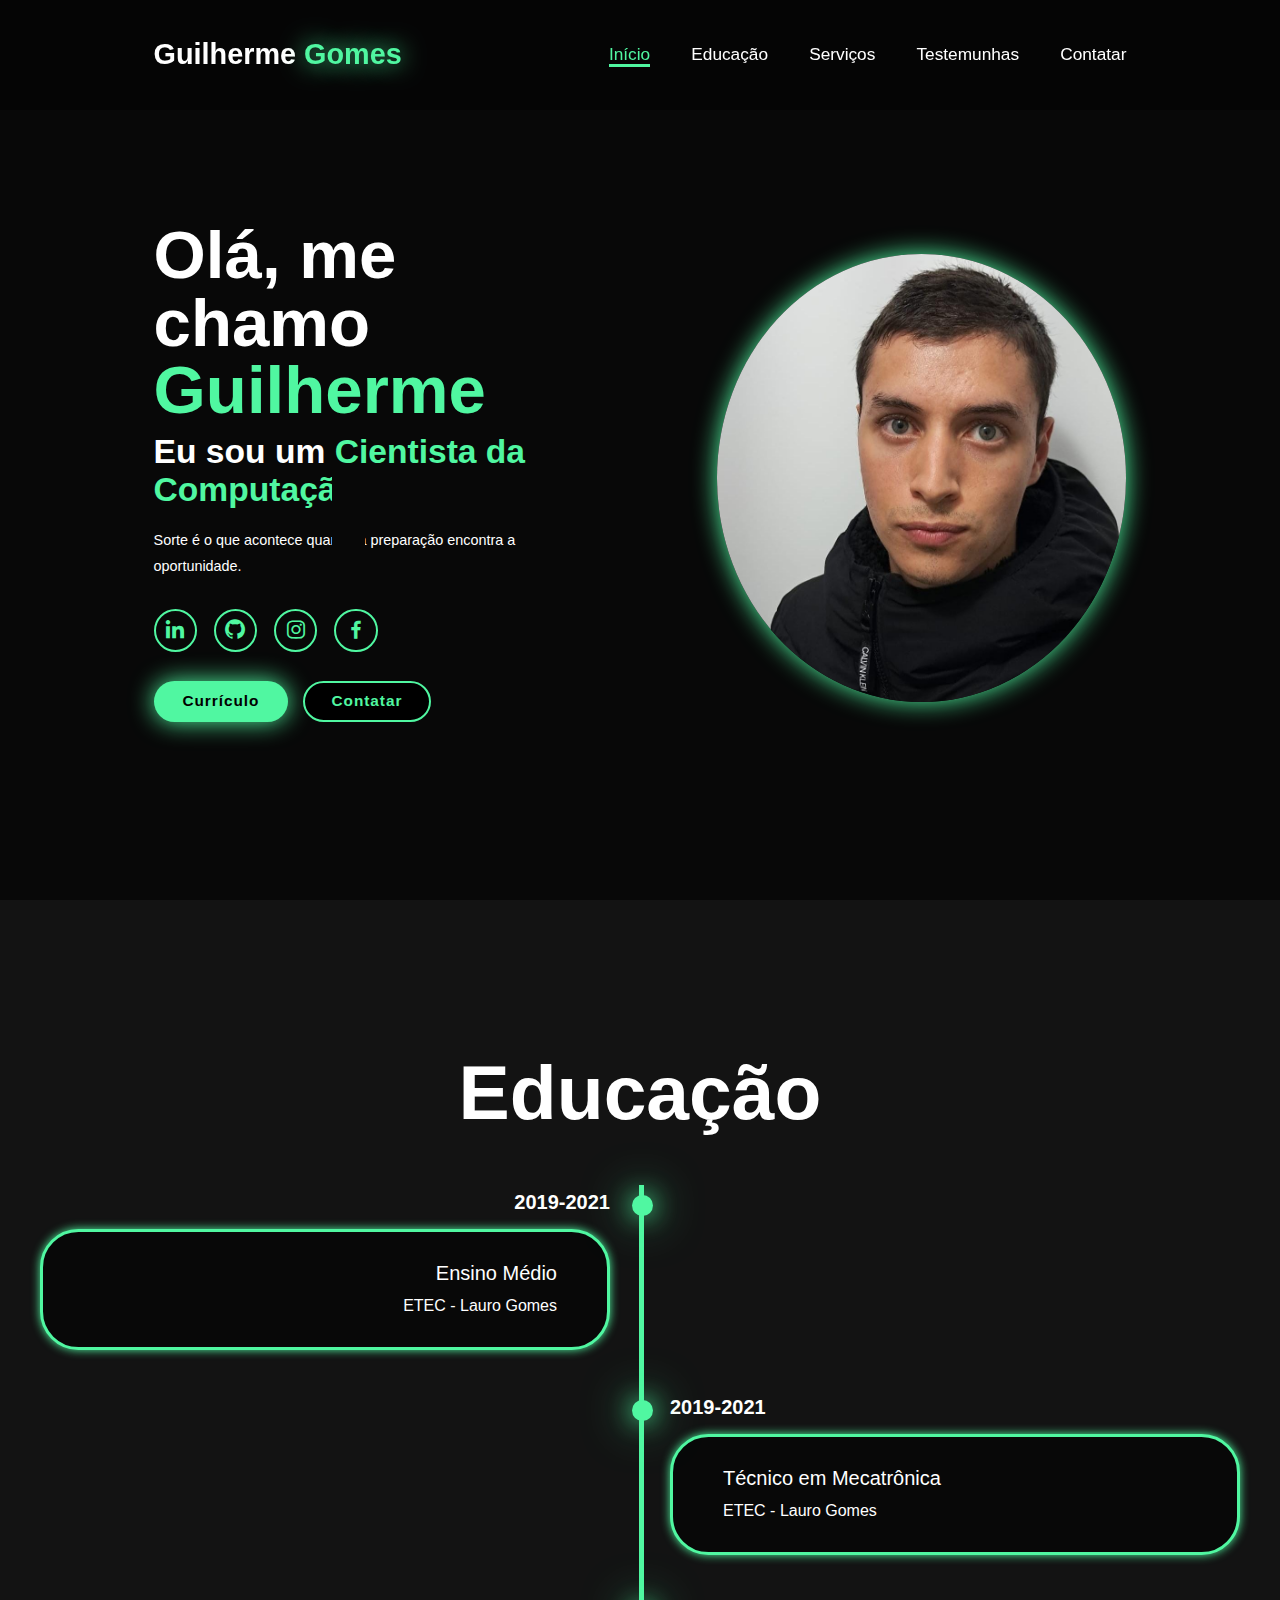
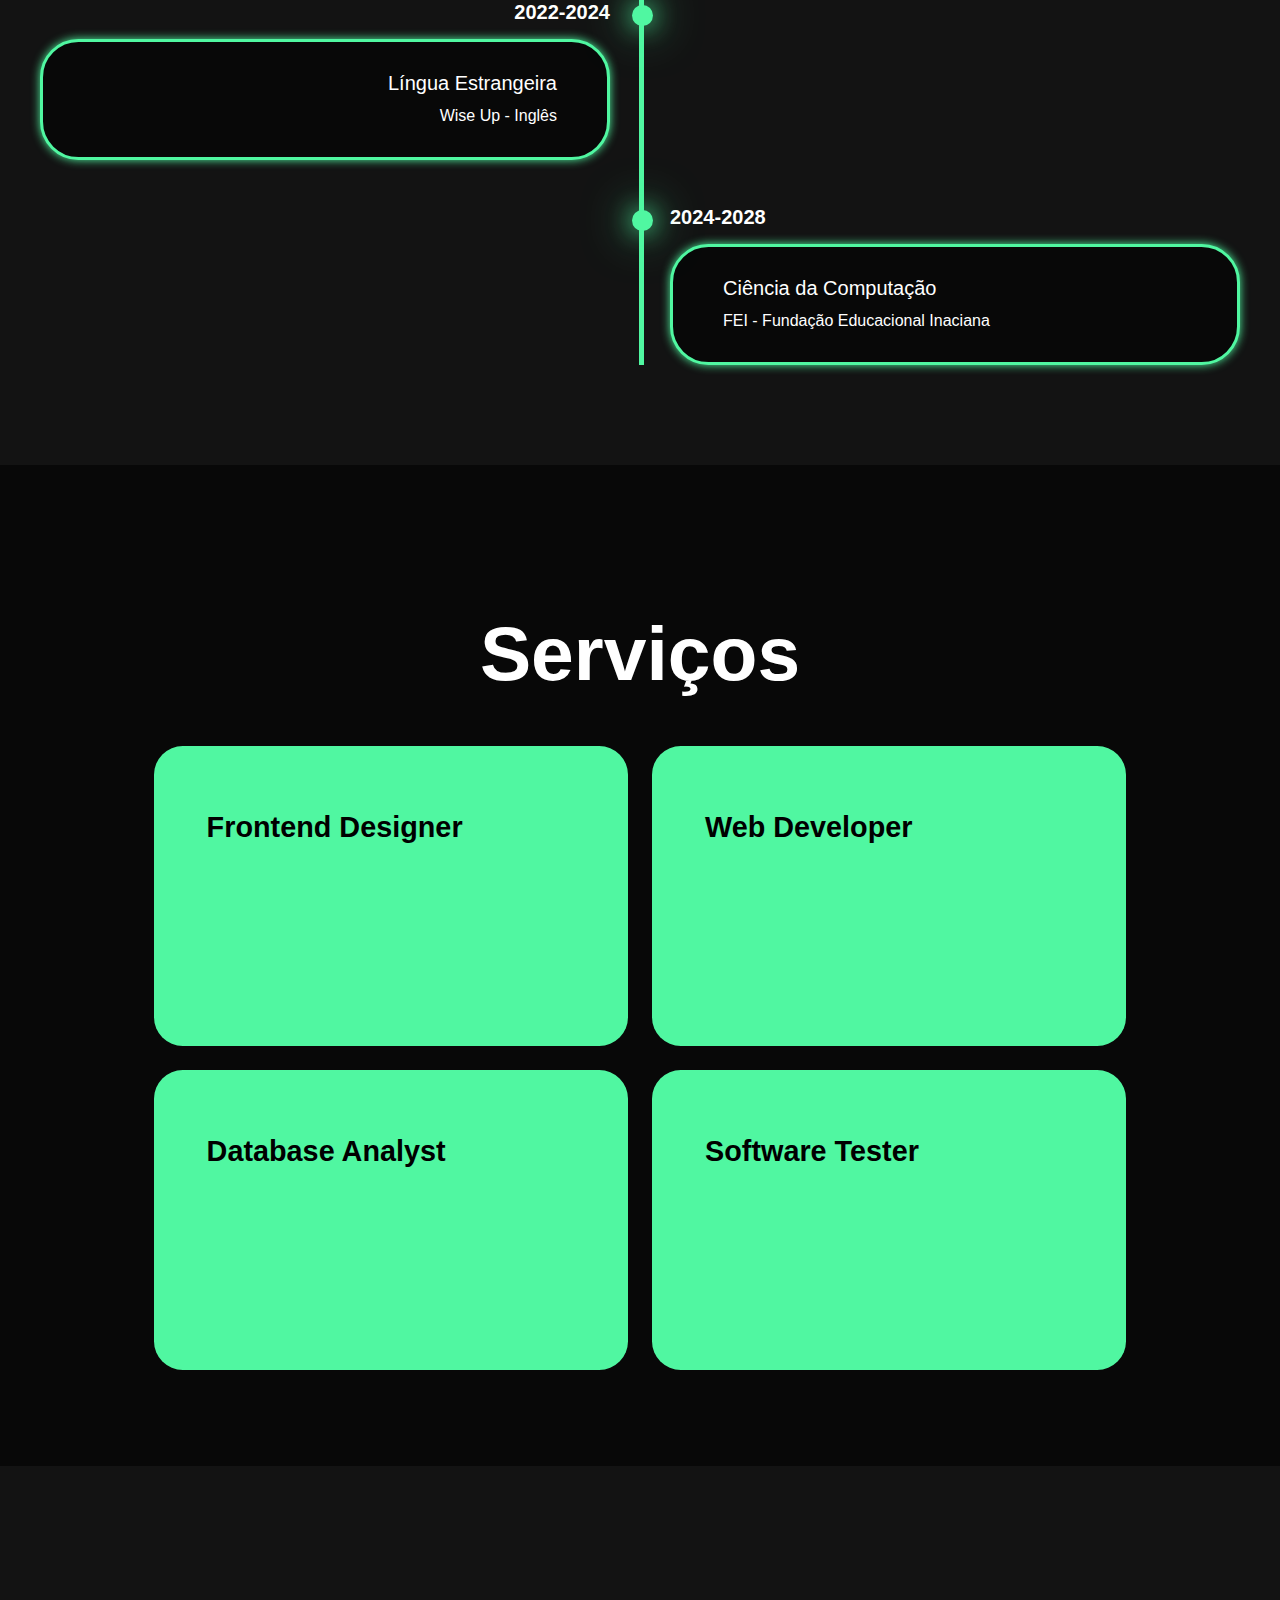
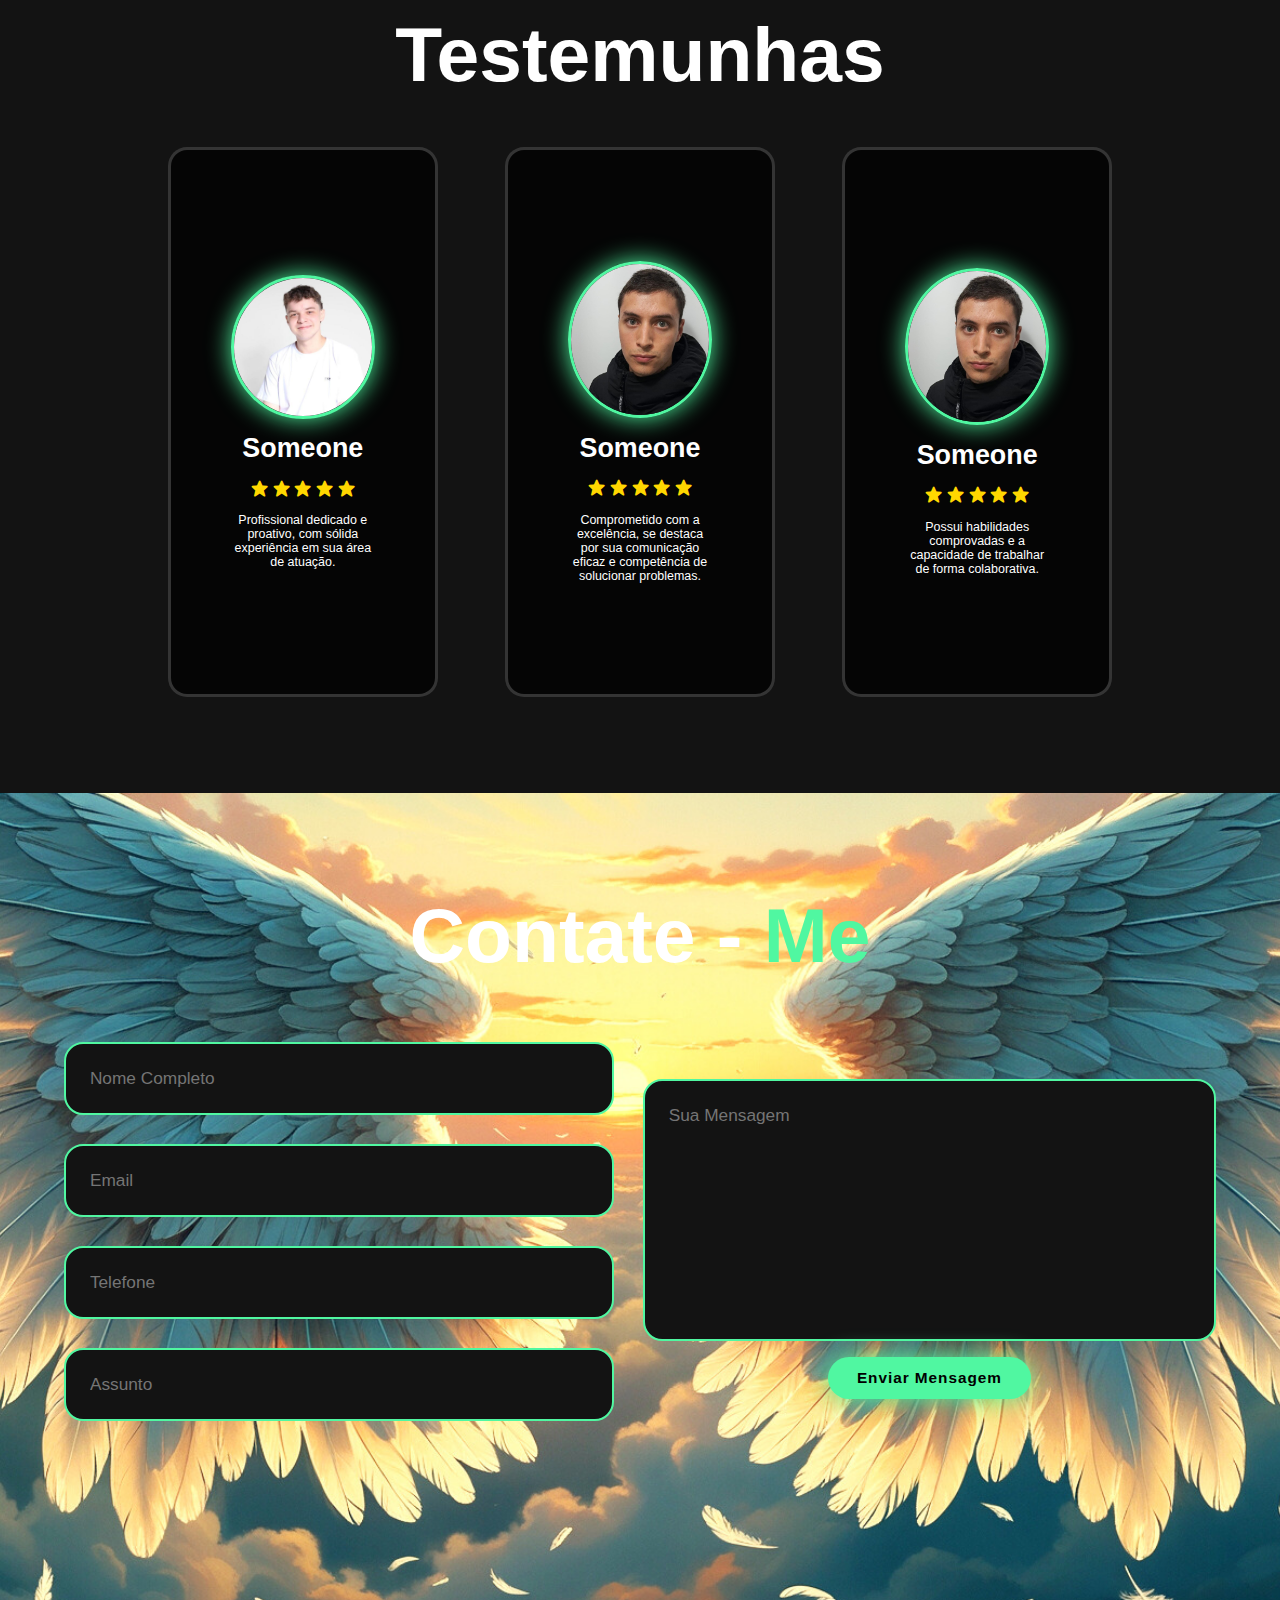
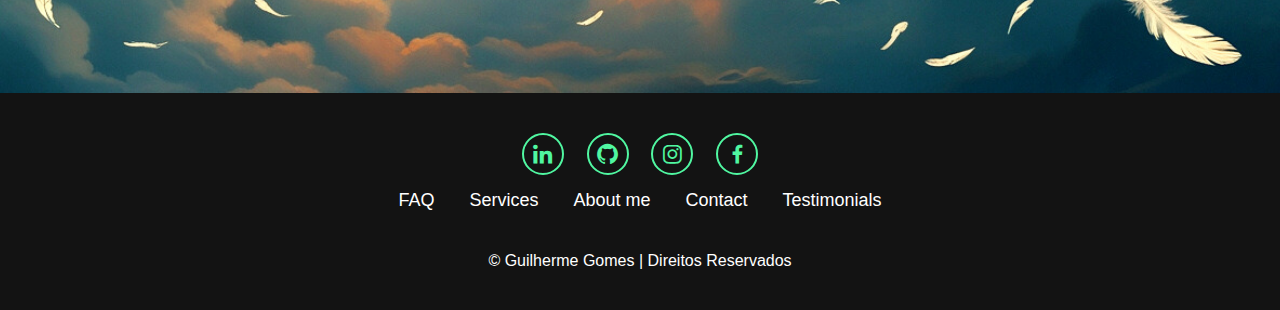
<file: lab-2/portifolio/index.html>
<!DOCTYPE html>
<html lang="pt-br">
<head>
    <meta charset="UTF-8">
    <meta name="viewport" content="width=device-width, initial-scale=1.0">
    <title>Portifolio</title>
    <link rel="stylesheet" href="style.css">
    <link href='https://unpkg.com/boxicons@2.1.4/css/boxicons.min.css' rel='stylesheet'>
</head>
<body>

    <header class="header">
        <a href="#home" class="logo"> Guilherme
        <span>Gomes</span></a>
        
        <i class='bx bx-menu' id="menu-icon"></i>

        <nav class="navbar">
            <a href="#home" class="active">Início</a>
            <a href="#education">Educação</a>
            <a href="#services">Serviços</a>
            <a href="#testimonials">Testemunhas</a>
            <a href="#contact">Contatar</a>
        </nav>
    </header>
    <section class="home" id="home">
        <div class="home-content">
            <h1>Olá, me chamo <span>Guilherme</span></h1>
            <h3 class="text-animation">Eu sou um <span></span></h3>
            <p>Sorte é o que acontece quando a preparação encontra a oportunidade.  </p>
            
            <div class="social-icons">
                <a href="#"><i class='bx bxl-linkedin' ></i></a>
                <a href="#"><i class='bx bxl-github' ></i></a>
                <a href="#"><i class='bx bxl-instagram' ></i></a>
                <a href="#"><i class='bx bxl-facebook' ></i></a>
            </div>

            <div class="btn-group">
                <a href="#" class="btn">Currículo</a>
                <a href="#contact" class="btn">Contatar</a>
            </div>
        </div>

            <div class="home-img">
                <img src="fotocurriculo1.jpeg" alt="">
            </div>
            
    </section>

    <section class="education" id="education">
        <h2 class="heading">Educação</h2>

        <div class="timeline-items">

            <div class="timeline-item">
                <div class="timeline-dot"></div>
                    <div class="timeline-date">2019-2021</div>
                    <div class="timeline-content">
                        <h3>Ensino Médio</h3>
                        <p>ETEC - Lauro Gomes</p>
                    </div>
                
            </div>

            <div class="timeline-item">
                <div class="timeline-dot"></div>
                    <div class="timeline-date">2019-2021</div>
                    <div class="timeline-content">
                        <h3>Técnico em Mecatrônica</h3>
                        <p>ETEC - Lauro Gomes</p>
                    </div>
                
            </div>

            <div class="timeline-item">
                <div class="timeline-dot"></div>
                    <div class="timeline-date">2022-2024</div>
                    <div class="timeline-content">
                        <h3>Língua Estrangeira</h3>
                        <p>Wise Up - Inglês</p>
                    </div>
                
            </div>

            <div class="timeline-item">
                <div class="timeline-dot"></div>
                    <div class="timeline-date">2024-2028</div>
                    <div class="timeline-content">
                        <h3>Ciência da Computação</h3>
                        <p>FEI - Fundação Educacional Inaciana</p>
                    </div>
                
            </div>
        </div>
    </section>

    <section class="services" id="services">
        <h2 class="heading">Serviços</h2>

        <div class="services-container">
            <div class="service-box">
                <div class="service-info">
                    <h4>Frontend Designer</h4>
                    <p></p>
                </div>
            </div>

            <div class="service-box">
                <div class="service-info">
                    <h4>Web Developer</h4>
                    <p></p>
                </div>
            </div>

            <div class="service-box">
                <div class="service-info">
                    <h4>Database Analyst</h4>
                    <p></p>
                </div>
            </div>

            <div class="service-box">
                <div class="service-info">
                    <h4>Software Tester</h4>
                    <p></p>
                </div>
            </div>
        </div>
    </section>
    <section class="testimonials" id="testimonials">
        <div class="testimonials-box">
            <h2 class="heading">Testemunhas</h2>

            <div class="wrapper">
                <div class="testimonial-item">
                    <img src="Caio.jpeg" alt="">
                    <h2>Someone</h2>
                    <div class="rating">
                        <i class='bx bxs-star' id="star"></i>
                        <i class='bx bxs-star' id="star"></i>
                        <i class='bx bxs-star' id="star"></i>
                        <i class='bx bxs-star' id="star"></i>
                        <i class='bx bxs-star' id="star"></i>
                    </div>
                    <p>Profissional dedicado e proativo, com sólida experiência em sua área de atuação.</p>
                </div>

                <div class="testimonial-item">
                    <img src="fotocurriculo1.jpeg" alt="">
                    <h2>Someone</h2>
                    <div class="rating">
                        <i class='bx bxs-star' id="star"></i>
                        <i class='bx bxs-star' id="star"></i>
                        <i class='bx bxs-star' id="star"></i>
                        <i class='bx bxs-star' id="star"></i>
                        <i class='bx bxs-star' id="star"></i>
                    </div>
                    <p>Comprometido com a excelência, se destaca por sua comunicação eficaz e competência de solucionar problemas.</p>
                </div>

                <div class="testimonial-item">
                    <img src="fotocurriculo1.jpeg" alt="">
                    <h2>Someone</h2>
                    <div class="rating">
                        <i class='bx bxs-star' id="star"></i>
                        <i class='bx bxs-star' id="star"></i>
                        <i class='bx bxs-star' id="star"></i>
                        <i class='bx bxs-star' id="star"></i>
                        <i class='bx bxs-star' id="star"></i>
                    </div>
                    <p>Possui habilidades comprovadas e a capacidade de trabalhar de forma colaborativa.</p>
                </div>
            </div>
        </div>
    </section>
    <section class="contact" id="contact">
        <h2 class="heading">Contate -  <span>Me</span></h2>

        <form action="">
            <div class="input-group">
                <div class="input-box">
                    <input type="text" placeholder="Nome Completo">
                    <input type="email" placeholder="Email">
                </div>
                <div class="input-box">
                    <input type="number" placeholder="Telefone">
                    <input type="text" placeholder="Assunto">
                </div>
            </div>

            <div class="input-group-2">
                <textarea name="" id="" cols="30" rows="10" placeholder="Sua Mensagem"></textarea>
                <input type="submit" value="Enviar Mensagem" class="btn">
            </div>
        </form>
    </section>
        
    <footer class="footer">
        <div class="social">
            <div class="social-icons">
                <a href="#"><i class='bx bxl-linkedin' ></i></a>
                <a href="#"><i class='bx bxl-github' ></i></a>
                <a href="#"><i class='bx bxl-instagram' ></i></a>
                <a href="#"><i class='bx bxl-facebook' ></i></a>
            </div>
        </div>

        <ul class="list">
            <li>
                <a href="#">FAQ</a>
            </li>

            <li>
                <a href="#">Services</a>
            </li>

            <li>
                <a href="#">About me</a>
            </li>

            <li>
                <a href="#">Contact</a>
            </li>

            <li>
                <a href="#">Testimonials</a>
            </li>
        </ul>
        <p class="copyright">
            &#xA9 Guilherme Gomes | Direitos Reservados
        </p>
    </footer>

    <script> src="script.js"</script>
</body>
</html>
</file>
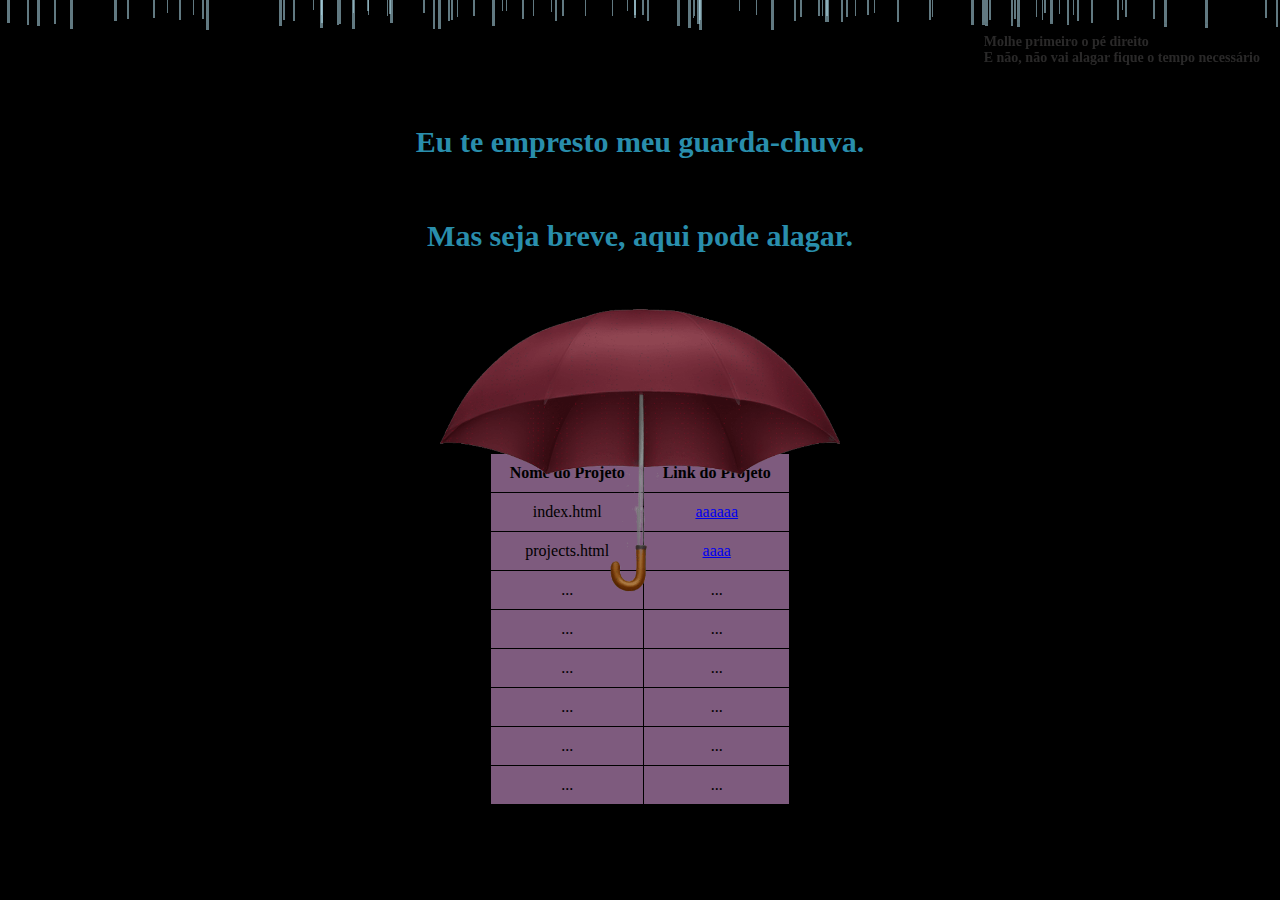
<file: lab-2/projects.html>
<!DOCTYPE html>
<html lang="en">
  <head>
    <meta charset="UTF-8" />
    <meta name="viewport" content="width=device-width, initial-scale=1.0" />
    <title>projects</title>
    <link rel="stylesheet" href="style.css" />
  </head>
  <body>
    <div class="chuva"></div>
    <img src="umbrella.png" alt="Guarda-Chuva" class="guarda-chuva" />
    <p>Eu te empresto meu guarda-chuva.</p>
    <p class="titulo">Mas seja breve, aqui pode alagar.</p>
    <table>
      <tr>
        <th>Nome do Projeto</th>
        <th>Link do Projeto</th>
      </tr>
      <tr>
        <td>index.html</td>
        <td><a href="/lab-2/portifolio/index.html">aaaaaa</a></td>
      </tr>
      <tr>
        <td>projects.html</td>
        <td><a href="projects.html">aaaa</a></td>
      </tr>
      <tr>
        <td>...</td>
        <td>...</td>
      </tr>
      <tr>
        <td>...</td>
        <td>...</td>
      </tr>
      <tr>
        <td>...</td>
        <td>...</td>
      </tr>
      <tr>
        <td>...</td>
        <td>...</td>
      </tr>
      <tr>
        <td>...</td>
        <td>...</td>
      </tr>
      <tr>
        <td>...</td>
        <td>...</td>
      </tr>
    </table>
    <p class="dica">
      Molhe primeiro o pé direito<br />E não, não vai alagar fique o tempo
      necessário
    </p>

    <script src="script.js"></script>
  </body>
</html>
</file>
<file: lab-2/portifolio/style.css>
* {
  margin: 0;
  padding: 0;
  box-sizing: border-box;
  text-decoration: none;
  border: none;
  outline: none;
  scroll-behavior: smooth;
  font-family: "Poppins", sans-serif;
}
:root {
  --bg-color: #080808;
  --second-bg-collor: #131313;
  --text-color: white;
  --main-color: rgb(80, 247, 161);
}
html {
  font-size: 60%;
  overflow-x: hidden;
}
body {
  background: var(--bg-color);
  color: var(--text-color);
}
.header {
  position: fixed;
  top: 0;
  left: 0;
  width: 100%;
  padding: 4rem 12% 4rem;
  background: rgba(0, 0, 0, 0.3);
  backdrop-filter: blur(10px);
  display: flex;
  justify-content: space-between;
  align-items: center;
  z-index: 5;
}
.logo {
  font-size: 3rem;
  color: var(--text-color);
  font-weight: 800;
  cursor: pointer;
  transition: 0.3s ease;
}
.logo:hover {
  transform: scale(1.1);
}
.logo span {
  text-shadow: 0 0 25px var(--main-color);
}
.navbar a {
  font-size: 1.8rem;
  color: var(--text-color);
  margin-left: 4rem;
  font-weight: 500;
  transition: 0.3s ease;
  border-bottom: 3px solid transparent;
}
.navbar a:hover,
.navbar a.active {
  color: var(--main-color);
  border-bottom: 3px solid var(--main-color);
}
#menu-icon {
  font-size: 3.6rem;
  color: var(--main-color);
  display: none;
}
section {
  min-height: 100vh;
  padding: 10rem 12% 10rem;
}
.home {
  display: flex;
  align-items: center;
  justify-content: center;
  gap: 15rem;
}
.home-content {
  display: flex;
  flex-direction: column;
  align-items: baseline;
  text-align: left;
  justify-content: center;
  margin-top: 3rem;
}
span {
  color: var(--main-color);
}
.logo span {
  color: var(--main-color);
}
.home-content h3 {
  margin-bottom: 2rem;
  margin-top: 1rem;
  font-size: 3.5rem;
}
.home-content h1 {
  font-size: 7rem;
  font-weight: 700;
  margin-top: 1.5rem;
  line-height: 1;
}
.home-img {
  border-radius: 50%;
}
.home-img img {
  position: relative;
  top: 3rem;
  width: 32vw;
  border-radius: 50%;
  box-shadow: 0 0 25px var(--main-color);
  cursor: pointer;
  transition: 0.4s ease-in-out;
}
.home-img img:hover {
  box-shadow: 0 0 25px var(--main-color), 0 0 50px var(--main-color),
    0 0 100px var(--main-color);
}
.home-content p {
  font-size: 1.5rem;
  font-weight: 500;
  line-height: 1.8;
  max-width: 1000px;
}
.social-icons a {
  display: inline-flex;
  justify-content: center;
  align-items: center;
  width: 4.5rem;
  height: 4.5rem;
  background: transparent;
  border: 2px solid var(--main-color);
  font-size: 2.5rem;
  border-radius: 50%;
  color: var(--main-color);
  margin: 3rem 1.5rem 3rem 0;
  transition: 0.3s ease-in-out;
}
.social-icons a:hover {
  color: var(--text-color);
  transform: scale(1.3) translateY(-5px);
  box-shadow: 0 0 25px var(--main-color);
  background-color: var(--main-color);
}
.btn {
  display: inline-block;
  padding: 1rem 2.8rem;
  background: var(--main-color);
  box-shadow: 0 0 25px var(--main-color);
  border-radius: 4rem;
  font-size: 1.6rem;
  color: black;
  border: 2px solid transparent;
  letter-spacing: 0.1rem;
  font-weight: 600;
  transition: 0.3s ease-in-out;
  cursor: pointer;
}
.btn:hover {
  transform: scale(1.05);
  box-shadow: 0 0 50px var(--main-color);
}
.btn-group {
  display: flex;
  align-items: center;
  gap: 1.5rem;
}
.btn-group a:nth-of-type(2) {
  background-color: black;
  color: var(--main-color);
  border: 2px solid var(--main-color);
  box-shadow: 0 0 25px transparent;
}
.btn-group a:nth-of-type(2):hover {
  box-shadow: 0 0 25px var(--main-color);
  background-color: var(--main-color);
  color: black;
}
.text-animation {
  font-size: 34px;
  font-size: 600;
  min-width: 280px;
}
.text-animation span {
  position: relative;
}
.text-animation span::before {
  content: "Cientista da Computação";
  color: var(--main-color);
  animation: words 20s infinite;
}
.text-animation span::after {
  content: "";
  background-color: var(--bg-color);
  position: absolute;
  width: calc(100% + 8px);
  height: 100%;
  border-left: 3px solid var(--bg-color);
  right: -8px;
  animation: cursor 0.6s infinite, typing 20s steps(14) infinite;
}
@keyframes cursor {
  to {
    border-left: 2px solid var(--main-color);
  }
}
@keyframes words {
  0%,
  20% {
    content: "Frontend Designer";
  }
  21%,
  40% {
    content: "Web Designer";
  }
  41%,
  60% {
    content: "Database Analyst";
  }
  61%,
  80% {
    content: "Web Developer";
  }
  81%,
  100% {
    content: "Software Tester";
  }
}
@keyframes typing {
  10%,
  15%,
  30%,
  35%,
  50%,
  55%,
  70%,
  90%,
  95% {
    width: 0;
  }
  5%,
  20%,
  25%,
  40%,
  45%,
  60%,
  65%,
  80%,
  85% {
    width: calc(100% + 8px);
  }
}
.heading {
  font-size: 8rem;
  text-align: center;
  margin: 5rem 0;
}
.education {
  padding: 100px 15px;
  background-color: var(--second-bg-collor);
}
.education h2 {
  margin-bottom: 5rem;
}
.timeline-items {
  max-width: 1200px;
  margin: auto;
  display: flex;
  flex-wrap: wrap;
  position: relative;
}
.timeline-items::before {
  content: "";
  position: absolute;
  width: 5px;
  height: 100%;
  background-color: var(--main-color);
  left: calc(50% - 1px);
}
.timeline-item {
  margin-bottom: 40px;
  width: 100%;
  position: relative;
}
.timeline-item:last-child {
  margin-bottom: 0;
}
.timeline-item:nth-child(odd) {
  padding-right: calc(50% + 30px);
  text-align: right;
}
.timeline-item:nth-child(even) {
  padding-left: calc(50% + 30px);
}
.timeline-dot {
  height: 21px;
  width: 21px;
  background-color: var(--main-color);
  box-shadow: 0 0 25px var(--main-color), 0 0 50px var(--main-color);
  position: absolute;
  left: calc(50% - 8px);
  border-radius: 50%;
  top: 10px;
}
.timeline-date {
  font-size: 20px;
  font-weight: 800;
  color: white;
  margin: 6px 0 15px;
}
.timeline-content {
  background-color: var(--bg-color);
  border: 3px solid var(--main-color);
  padding: 30px 50px;
  border-radius: 4rem;
  box-shadow: 0 0 10px var(--main-color);
  cursor: pointer;
  transition: 0.3s ease-in-out;
}
.timeline-content:hover {
  transform: scale(1.05);
  box-shadow: 0 0 25px var(--main-color);
}
.timeline-content h3 {
  font-size: 20px;
  color: white;
  margin: 0 0 10px;
  font-weight: 500;
}
.timeline-content p {
  color: white;
  font-size: 16px;
  font-weight: 300;
  line-height: 22px;
}
::-webkit-scrollbar {
  width: 15px;
}
::-webkit-scrollbar-thumb {
  background-color: var(--main-color);
}

::-webkit-scrollbar-track {
  background-color: var(--bg-color);
  width: 50px;
}
.services {
  background-color: var(--bg-color);
  color: black;
}
.services h2 {
  margin-bottom: 5rem;
  color: white;
}
.services-container {
  display: grid;
  grid-template-columns: repeat(2, 1fr);
  align-items: center;
  gap: 2.5rem;
}
.service-box {
  background-color: var(--main-color);
  height: 300px;
  border-radius: 3rem;
  border: 5px solid transparent;
  cursor: pointer;
  transition: 0.4s ease-in-out;
}
.service-box:hover {
  background-color: white;
  color: black;
  border: 5px solid var(--main-color);
  transform: scale(1.03);
}
.service-box .service-info {
  display: flex;
  flex-direction: column;
  text-align: left;
  max-height: 200px;
  justify-content: left;
  align-items: baseline;
  padding: 5rem 5rem;
}
.service-info h4 {
  font-size: 3rem;
  font-weight: 800;
  line-height: 2;
}
.service-info p {
  font-size: 1.6rem;
  font-weight: 600;
  max-height: 100px;
  line-height: 1.7;
  margin: auto;
}
.testimonials {
  background: var(--second-bg-collor);
}
.testimonials-box {
  background-size: cover;
  display: flex;
  align-items: center;
  justify-content: center;
  flex-direction: column;
}
.testimonials .heading {
  margin-bottom: 5rem;
}
.testimonials-box img {
  width: 15rem;
  border-radius: 50%;
  border: 3px solid var(--main-color);
  box-shadow: 0 0 25px var(--main-color);
}
.wrapper {
  display: grid;
  grid-template-columns: repeat(3, 1fr);
  gap: 3rem;
}
.testimonial-item {
  min-height: 550px;
  max-width: 450px;
  background: rgba(0, 0, 0, 0.7);
  border: 3px solid rgba(238, 238, 238, 0.2);
  border-radius: 2rem;
  margin: 0 2rem;
  padding: 30px 60px;
  cursor: pointer;
  display: flex;
  flex-direction: column;
  align-items: center;
  justify-content: center;
  text-align: center;
  gap: 1.5rem;
  color: white;
  transition: 0.4s ease-in-out;
}
.testimonial-item:hover {
  border: 3px solid var(--main-color);
  transform: translateY(-10px) scale(1.03);
  box-shadow: 0 0 50px var(--main-color);
}
.testimonial-item h2 {
  font-size: 2.8rem;
}
.testimonial-item p {
  font-size: 1.3rem;
}
#star {
  color: gold;
  font-size: 2rem;
}
/*.contact{
  background-color: var(--bg-color);
}*/
.contact {
  background-image: url("angel3.jpg"); /* Caminho para sua imagem */
  background-size: cover; /* Faz com que a imagem cubra toda a seção */
  background-repeat: no-repeat; /* Evita a repetição da imagem */
  background-position: center; /* Centraliza a imagem */
  padding: 50px 20px; /* Espaçamento interno para um layout consistente */
  color: #fff; /* Cor do texto para contrastar com a imagem de fundo */
}
.contact h2 {
  margin-bottom: 3rem;
  color: white;
}
.contact form {
  display: flex;
  align-items: center;
  justify-content: center;
  gap: 3rem;
  margin: 5rem auto;
  text-align: center;
}
.contact form .input-box {
  display: flex;
  justify-content: center;
  flex-wrap: wrap;
}
.contact form .input-box input,
.contact form textarea {
  width: 100%;
  padding: 2.5rem;
  font-size: 1.8rem;
  color: var(--text-color);
  background: var(--second-bg-collor);
  border-radius: 2rem;
  border: 2px solid var(--main-color);
  margin: 1.5rem 0;
  resize: none;
}
.contact form .bnt {
  margin-top: 2rem;
}
.footer {
  position: relative;
  bottom: 0;
  width: 100%;
  padding: 40px 0;
  background-color: var(--second-bg-collor);
}
.footer .social {
  text-align: center;
  padding-bottom: 25px;
  color: var(--main-color);
}
.footer .social a {
  font-size: 25px;
  color: var(--main-color);
  border: 2px solid var(--main-color);
  width: 42px;
  height: 42px;
  line-height: 42px;
  display: inline-block;
  text-align: center;
  border-radius: 50%;
  margin: 0 10px;
  transition: 0.3s ease-in-out;
}
.footer .social a:hover {
  transform: scale(1.2) translateY(-10px);
  background-color: var(--main-color);
  color: black;
  box-shadow: 0 0 25px var(--main-color);
}
.footer ul {
  margin-top: 0;
  padding: 0;
  font-size: 18px;
  line-height: 1.6px;
  margin-bottom: 0;
  text-align: center;
}
.footer ul li a {
  color: white;
  border-bottom: 3px solid transparent;
  transition: 0.3;
}
.footer ul li {
  display: inline-block;
  padding: 0 15px;
}
.footer .copyright {
  margin-top: 50px;
  text-align: center;
  font-size: 16px;
  color: white;
}
</file>
<file: lab-2/style.css>
body {
  display: flex;
  flex-direction: column;
  justify-content: center;
  align-items: center;
  height: 100vh;
  margin: 0;
  background-color: #000000;
  overflow: hidden;
}
p {
  color: rgb(41, 142, 172);
  font-size: 30px;
  font-weight: bold;
}
p.titulo {
  color: rgb(41, 142, 172);
  margin-bottom: 200px;
}
p.dica {
            position: fixed; /* Fixa a posição na tela */
            top: 10px; /* Distância do topo */
            right: 10px; /* Distância da direita */
            background-color: rgba(0, 0, 0, 0); /* Fundo semi-transparente */
            color: rgb(42, 41, 41);
            padding: 10px;
            border-radius: 5px;
            font-size: 14px;
            font-weight: bold;
            box-shadow: 2px 2px 5px rgba(0, 0, 0, 0.3);
        }
.chuva {
  position: absolute;
  width: 100%;
  height: 100%;
  top: 0;
  left: 0;
}

.gota {
  position: absolute;
  width: 2px;
  height: 15px;
  background-color: rgba(173, 216, 230, 0.7);
  opacity: 0.8;
  animation: cair linear infinite;
}
@keyframes cair {
  from {
    transform: translateY(-100px);
    opacity: 0;
  }
  to {
    transform: translateY(100vh);
    opacity: 1;
  }
}
.guarda-chuva {
  position: absolute;
  top: 50%;
  left: 50%;
  transform: translate(-50%, -50%);
  max-width: 400px;
}
table {
  border-collapse: collapse;
  width: 300px;
  height: 150px;
  background-color: #7e5b7e;
}
th,
td {
  color: black;
  border: 1px solid black;
  text-align: center;
  padding: 10px;
}
a:hover{
    color: rgb(41, 142, 172);
}
a {
    position: relative;
    z-index: 100;
}
</file>
